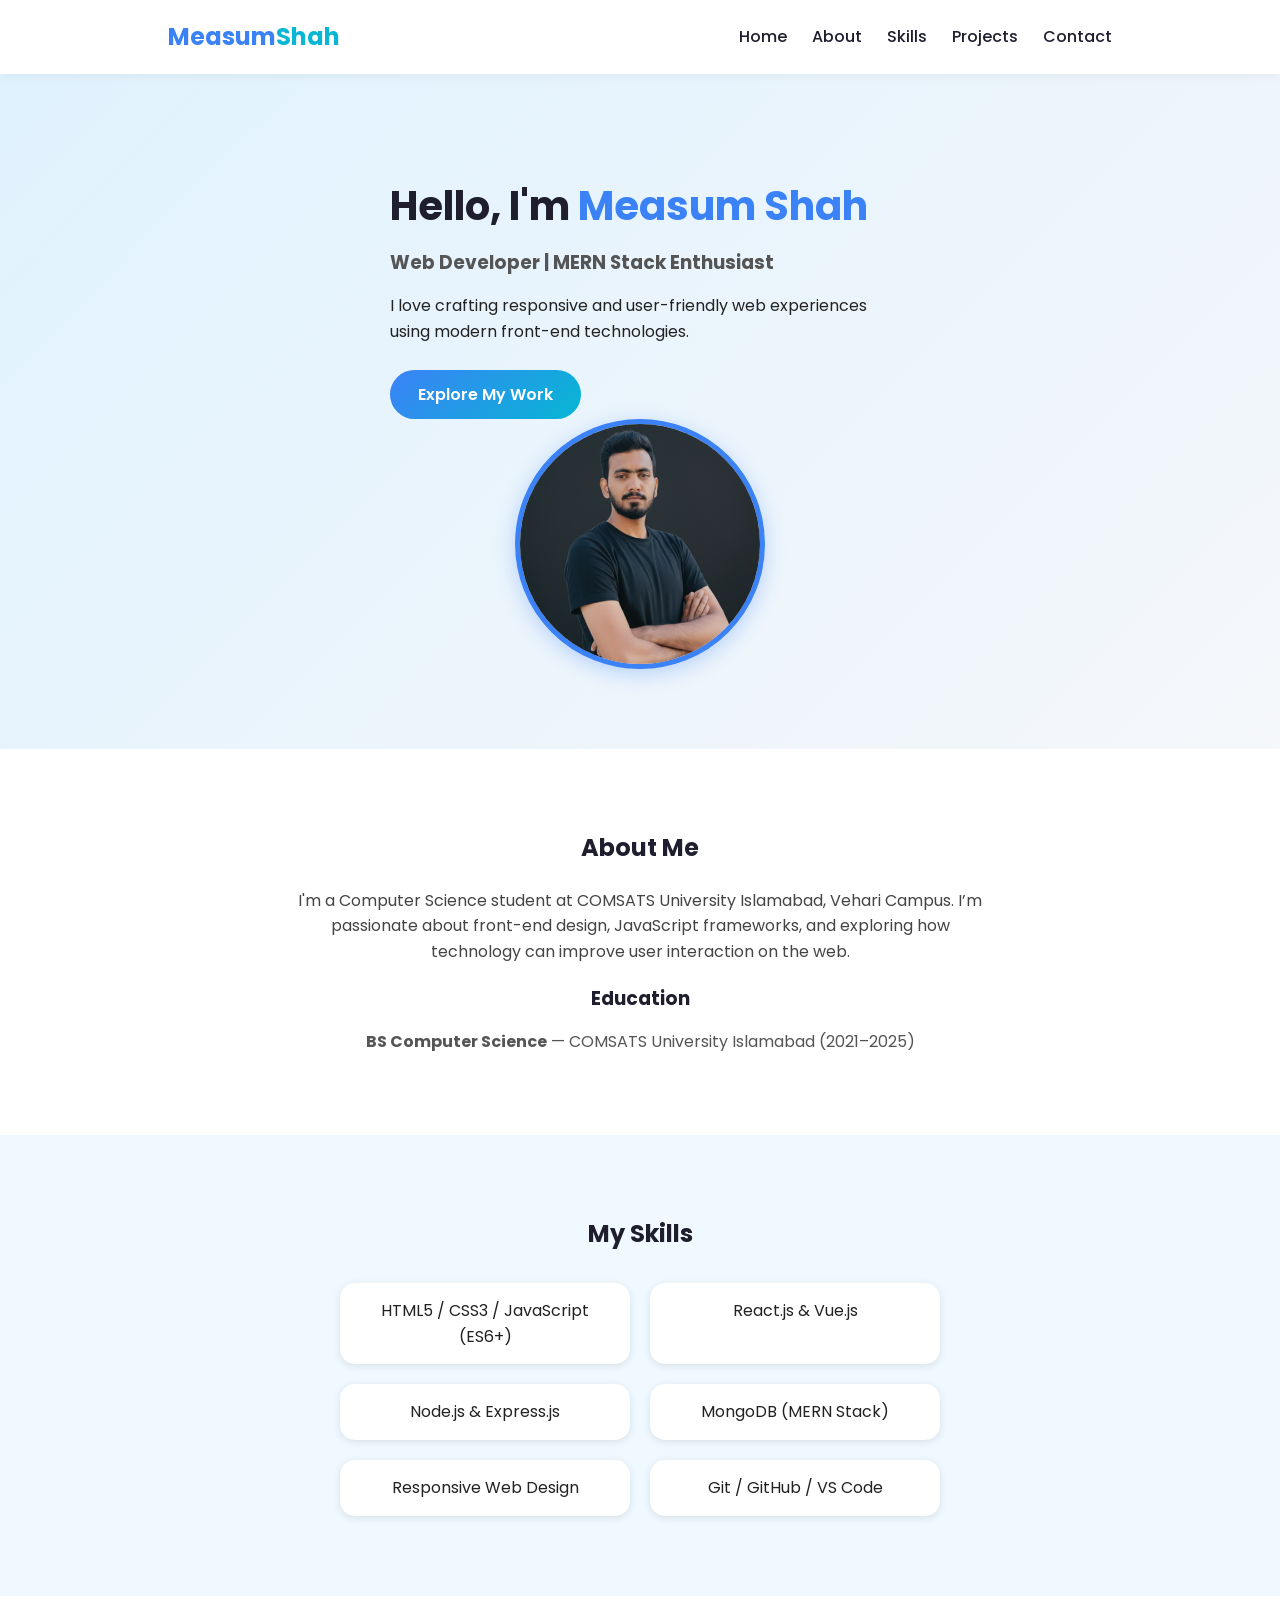
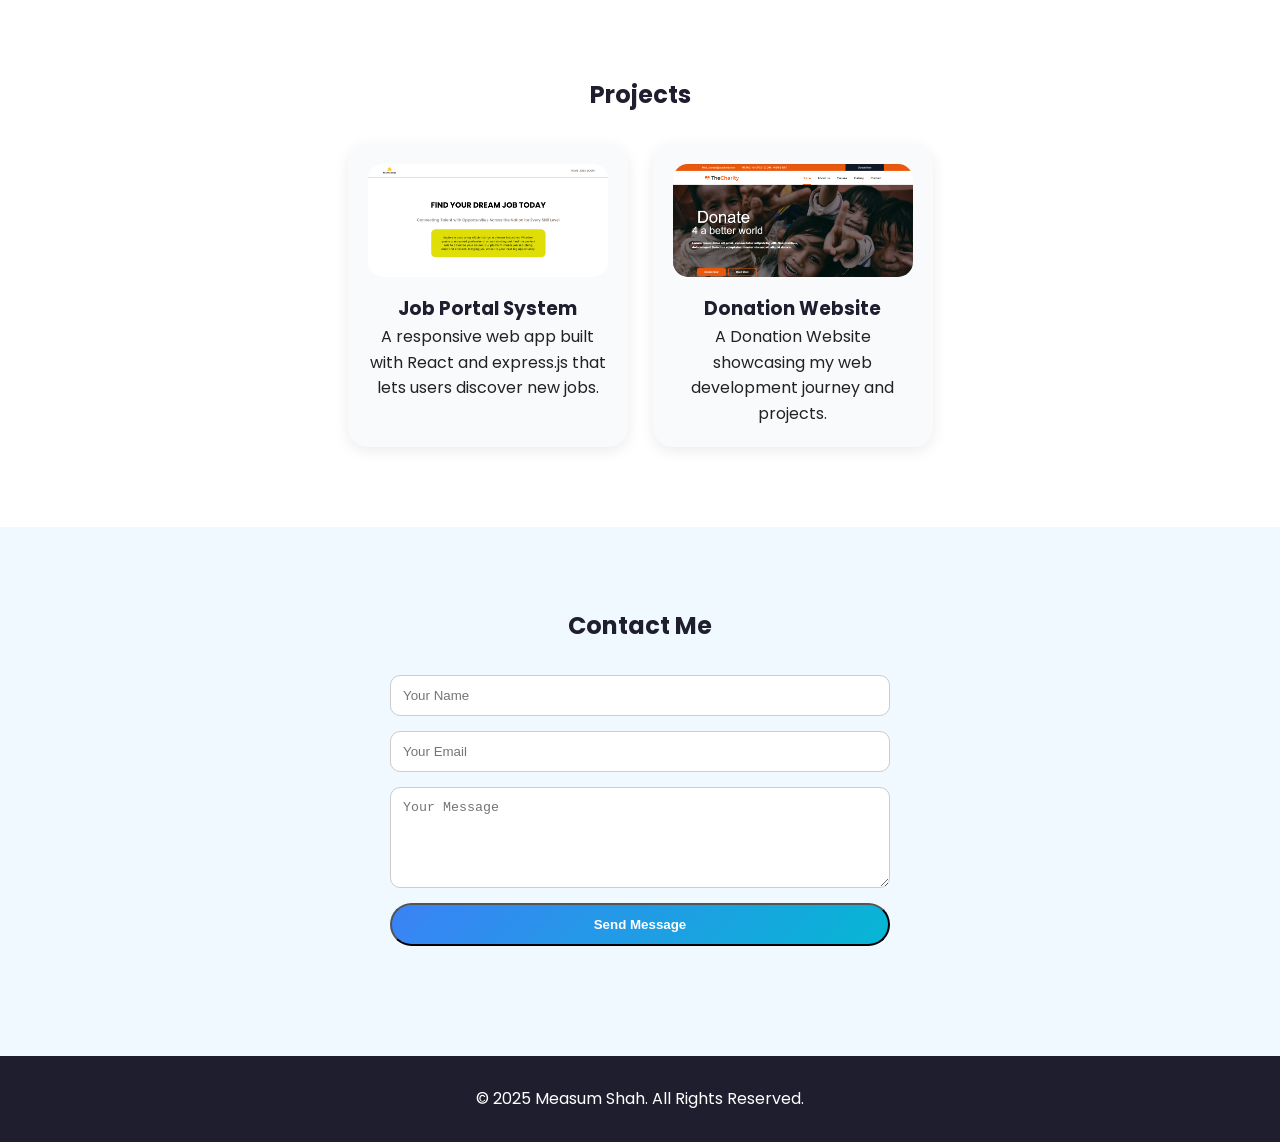
<file: portfolio/index.html>
<!DOCTYPE html>
<html lang="en">
<head>
  <meta charset="UTF-8" />
  <meta name="viewport" content="width=device-width, initial-scale=1.0" />
  <title>Measum Shah | Portfolio</title>

  <!-- External CSS -->
  <link rel="stylesheet" href="style.css" />

  <!-- Google Fonts -->
  <link href="https://fonts.googleapis.com/css2?family=Poppins:wght@300;400;600;700&display=swap" rel="stylesheet">
</head>
<body>

  <!-- ===== HEADER ===== -->
  <header class="header">
    <nav class="navbar">
      <div class="logo">Measum<span>Shah</span></div>
      <ul class="nav-links" id="navLinks">
        <li><a href="#home">Home</a></li>
        <li><a href="#about">About</a></li>
        <li><a href="#skills">Skills</a></li>
        <li><a href="#projects">Projects</a></li>
        <li><a href="#contact">Contact</a></li>
      </ul>
      <button class="menu-toggle" id="menuToggle">☰</button>
    </nav>
  </header>

  <!-- ===== MAIN CONTENT ===== -->
  <main>

    <!-- === HOME SECTION === -->
    <section id="home" class="home-section">
      <div class="home-container">
        <div class="home-text">
          <h1>Hello, I'm <span>Measum Shah</span></h1>
          <h3>Web Developer | MERN Stack Enthusiast</h3>
          <p>
            I love crafting responsive and user-friendly web experiences using modern front-end technologies.
          </p>
          <a href="#projects" class="btn-primary">Explore My Work</a>
        </div>
        <div class="home-image">
          <img src="hero.png" alt="Measum Shah" class="hero-img" />
        </div>
      </div>
    </section>

    <!-- === ABOUT SECTION === -->
    <section id="about" class="about-section">
      <h2>About Me</h2>
      <p>
        I'm a Computer Science student at COMSATS University Islamabad, Vehari Campus.
        I’m passionate about front-end design, JavaScript frameworks, and exploring how
        technology can improve user interaction on the web.
      </p>

      <div class="education">
        <h3>Education</h3>
        <ul>
          <li><strong>BS Computer Science</strong> — COMSATS University Islamabad (2021–2025)</li>
        </ul>
      </div>
    </section>

    <!-- === SKILLS SECTION === -->
    <section id="skills" class="skills-section">
      <h2>My Skills</h2>
      <ul class="skills-list">
        <li>HTML5 / CSS3 / JavaScript (ES6+)</li>
        <li>React.js & Vue.js</li>
        <li>Node.js & Express.js</li>
        <li>MongoDB (MERN Stack)</li>
        <li>Responsive Web Design</li>
        <li>Git / GitHub / VS Code</li>
      </ul>
    </section>

    <!-- === PROJECTS SECTION === -->
    <section id="projects" class="projects-section">
      <h2>Projects</h2>
      <div class="projects-container">
        <div class="project-card">
          <img src="project1.png" alt="Project 1" />
          <h3>Job Portal System</h3>
          <p>A responsive web app built with React and express.js that lets users discover new jobs.</p>
        </div>

        <div class="project-card">
          <img src="project2.png" alt="Project 2" />
          <h3>Donation Website</h3>
          <p>A Donation Website showcasing my web development journey and projects.</p>
        </div>
      </div>
    </section>

    <!-- === CONTACT SECTION === -->
    <section id="contact" class="contact-section">
      <h2>Contact Me</h2>
      <form id="contactForm">
        <input type="text" id="name" placeholder="Your Name" required />
        <input type="email" id="email" placeholder="Your Email" required />
        <textarea id="message" placeholder="Your Message" rows="5" required></textarea>
        <button type="submit" class="btn-primary">Send Message</button>
      </form>
    </section>
  </main>

  <!-- ===== FOOTER ===== -->
  <footer class="footer">
    <p>© 2025 Measum Shah. All Rights Reserved.</p>
    <a href="#home" class="back-to-top" id="backToTop">↑ Back to Top</a>
  </footer>

  <!-- External JS -->
  <script src="script.js"></script>
</body>
</html>
</file>
<file: portfolio/style.css>
/* ===== RESET & BASE ===== */
* {
  margin: 0;
  padding: 0;
  box-sizing: border-box;
}

html {
  scroll-behavior: smooth;
}

body {
  font-family: "Poppins", sans-serif;
  color: #222;
  background: #f5f7fa;
  line-height: 1.6;
}

/* ===== GLOBAL STYLES ===== */
h1, h2, h3 {
  color: #1e1e2f;
}

section {
  padding: 80px 10%;
}

.btn-primary {
  display: inline-block;
  background: linear-gradient(135deg, #3b82f6, #06b6d4);
  color: white;
  padding: 12px 28px;
  border-radius: 30px;
  text-decoration: none;
  font-weight: 600;
  transition: 0.3s ease;
}

.btn-primary:hover {
  transform: scale(1.05);
  box-shadow: 0 5px 15px rgba(59, 130, 246, 0.4);
}

/* ===== HEADER / NAVBAR ===== */
.header {
  position: sticky;
  top: 0;
  background: white;
  z-index: 999;
  box-shadow: 0 2px 10px rgba(0, 0, 0, 0.05);
}

.navbar {
  max-width: 1200px;
  margin: auto;
  display: flex;
  align-items: center;
  justify-content: space-between;
  padding: 18px 10%;
}

.logo {
  font-size: 1.5rem;
  font-weight: 700;
  color: #3b82f6;
}

.logo span {
  color: #06b6d4;
}

.nav-links {
  display: flex;
  list-style: none;
  gap: 25px;
}

.nav-links li a {
  text-decoration: none;
  color: #1e1e2f;
  font-weight: 500;
  transition: 0.3s;
}

.nav-links li a:hover {
  color: #3b82f6;
}

.menu-toggle {
  display: none;
  font-size: 1.8rem;
  background: none;
  border: none;
  cursor: pointer;
}

/* ===== HERO SECTION ===== */
.home-section {
  display: flex;
  justify-content: center;
  align-items: center;
  gap: 80px;
  flex-wrap: wrap;
  background: linear-gradient(135deg, #e0f2fe, #f5f7fa);
  padding-top: 100px;
}

.home-text {
  flex: 1;
  min-width: 300px;
}

.home-text h1 {
  font-size: 2.5rem;
  margin-bottom: 10px;
}

.home-text h1 span {
  color: #3b82f6;
}

.home-text h3 {
  color: #555;
  margin-bottom: 15px;
}

.home-text p {
  max-width: 500px;
  margin-bottom: 25px;
}

.home-image {
  flex: 1;
  display: flex;
  justify-content: center;
}

.hero-img {
  width: 250px;
  height: 250px;
  border-radius: 50%;
  object-fit: cover;
  border: 5px solid #3b82f6;
  box-shadow: 0 5px 20px rgba(59, 130, 246, 0.3);
}

/* ===== ABOUT SECTION ===== */
.about-section {
  text-align: center;
  background: white;
}

.about-section p {
  max-width: 700px;
  margin: 20px auto;
  color: #444;
}

.education ul {
  list-style: none;
  margin-top: 15px;
}

.education li {
  margin-top: 10px;
  color: #555;
}

/* ===== SKILLS SECTION ===== */
.skills-section {
  background: #f0f9ff;
  text-align: center;
}

.skills-list {
  list-style: none;
  max-width: 600px;
  margin: 30px auto 0;
  display: grid;
  grid-template-columns: repeat(auto-fit, minmax(200px, 1fr));
  gap: 20px;
}

.skills-list li {
  background: white;
  padding: 15px;
  border-radius: 15px;
  box-shadow: 0 2px 8px rgba(0, 0, 0, 0.1);
  transition: 0.3s;
}

.skills-list li:hover {
  transform: translateY(-5px);
}

/* ===== PROJECTS SECTION ===== */
.projects-section {
  background: white;
  text-align: center;
}

.projects-container {
  display: flex;
  flex-wrap: wrap;
  gap: 25px;
  justify-content: center;
  margin-top: 30px;
}

.project-card {
  background: #f9fafb;
  border-radius: 20px;
  width: 280px;
  padding: 20px;
  box-shadow: 0 4px 15px rgba(0, 0, 0, 0.08);
  transition: 0.3s;
}

.project-card:hover {
  transform: translateY(-7px);
}

.project-card img {
  width: 100%;
  border-radius: 15px;
  margin-bottom: 10px;
}

/* ===== CONTACT SECTION ===== */
.contact-section {
  background: #f0f9ff;
  text-align: center;
}

form {
  max-width: 500px;
  margin: 30px auto;
  display: flex;
  flex-direction: column;
  gap: 15px;
}

form input, form textarea {
  padding: 12px;
  border-radius: 10px;
  border: 1px solid #ccc;
  outline: none;
  transition: 0.3s;
}

form input:focus, form textarea:focus {
  border-color: #3b82f6;
  box-shadow: 0 0 5px rgba(59, 130, 246, 0.3);
}

/* ===== FOOTER ===== */
.footer {
  text-align: center;
  padding: 30px 0;
  background: #1e1e2f;
  color: #fff;
}

.footer a {
  display: block;
  color: #06b6d4;
  margin-top: 10px;
  text-decoration: none;
}

/* ===== RESPONSIVE DESIGN ===== */
@media (max-width: 768px) {
  .nav-links {
    display: none;
    flex-direction: column;
    background: white;
    position: absolute;
    top: 65px;
    right: 10%;
    width: 200px;
    padding: 20px;
    border-radius: 10px;
    box-shadow: 0 4px 10px rgba(0, 0, 0, 0.1);
  }

  .nav-links.active {
    display: flex;
  }

  .menu-toggle {
    display: block;
    color: #1e1e2f;
  }

  .home-section {
    flex-direction: column;
    text-align: center;
  }

  .hero-img {
    width: 200px;
    height: 200px;
  }
}
</file>
